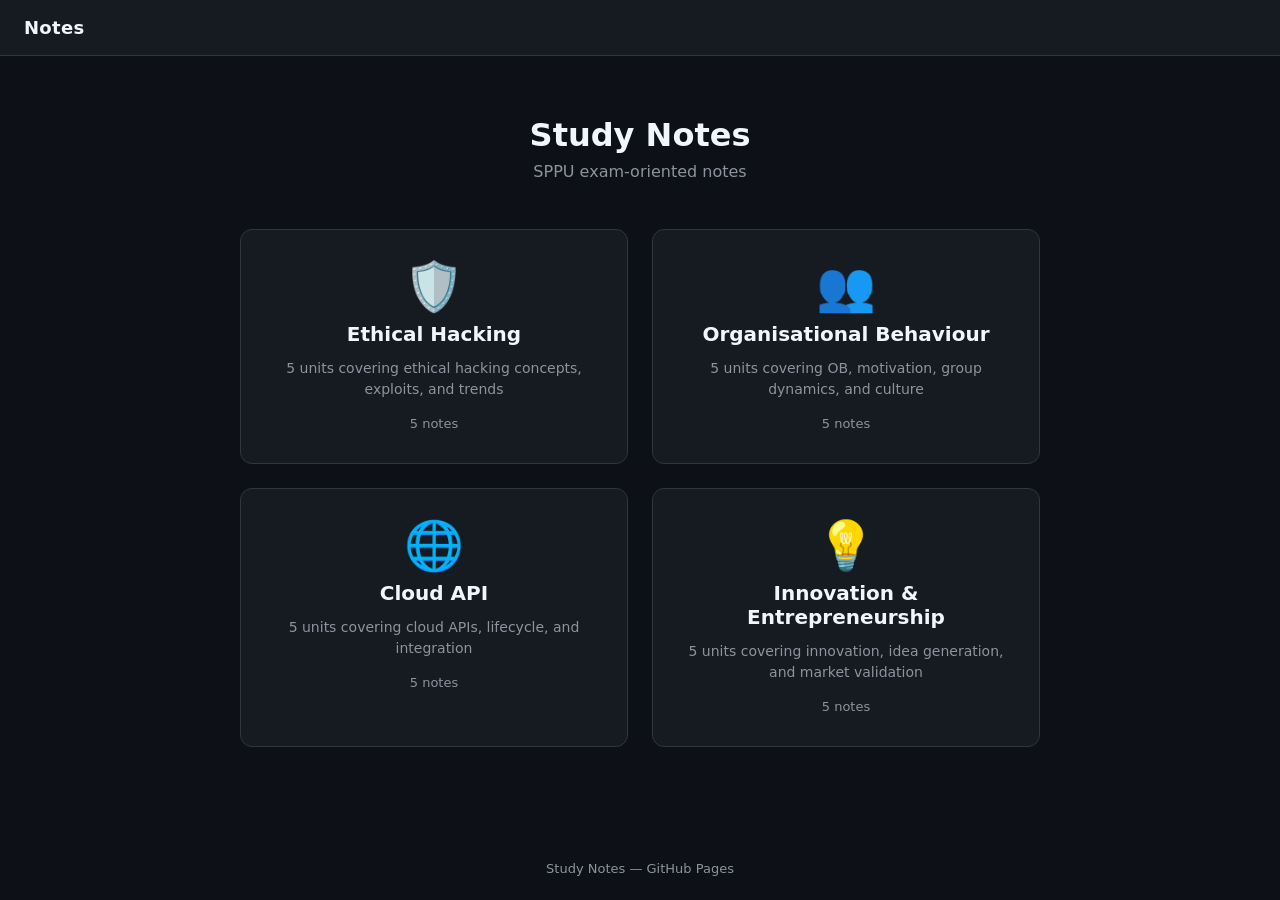
<file: docs/index.html>
<!DOCTYPE html>
<html lang="en">
<head>
<meta charset="UTF-8">
<meta name="viewport" content="width=device-width, initial-scale=1.0">
<title>Notes</title>
<style>
*{margin:0;padding:0;box-sizing:border-box}
body{background:#0d1117;color:#c9d1d9;font-family:'Segoe UI',system-ui,sans-serif;display:flex;flex-direction:column;min-height:100vh}
.navbar{background:#161b22;border-bottom:1px solid #30363d;padding:0 24px;display:flex;align-items:center;height:56px}
.navbar .brand{color:#f0f6fc;font-weight:700;font-size:18px;letter-spacing:.3px}
.navbar .brand span{color:#f85149}
.main{flex:1;display:flex;justify-content:center;padding:60px 24px}
.content{max-width:800px;width:100%}
h1{color:#f0f6fc;font-size:32px;margin-bottom:8px;text-align:center}
.subtitle{color:#8b949e;font-size:16px;text-align:center;margin-bottom:48px}
.cards{display:grid;grid-template-columns:1fr 1fr;gap:24px}
.card{background:#161b22;border:1px solid #30363d;border-radius:12px;padding:32px;text-align:center;text-decoration:none;transition:border .2s,transform .2s;display:flex;flex-direction:column;align-items:center;gap:12px}
.card:hover{border-color:#f85149;transform:translateY(-4px)}
.card .icon{font-size:48px;line-height:1}
.card .title{color:#f0f6fc;font-size:20px;font-weight:600}
.card .desc{color:#8b949e;font-size:14px;line-height:1.5}
.card .count{color:#8b949e;font-size:13px;margin-top:4px}
.footer{text-align:center;padding:24px;color:#8b949e;font-size:13px}
@media(max-width:768px){.cards{grid-template-columns:1fr;gap:16px}.main{padding:40px 16px}h1{font-size:28px}.subtitle{font-size:14px;margin-bottom:32px}.card{padding:24px 16px}.card .icon{font-size:36px}.card .title{font-size:18px}}
@media(max-width:380px){.navbar{padding:0 16px}h1{font-size:24px}.card{padding:20px 12px}}
</style>
</head>
<body>
<nav class="navbar">
  <div class="brand">Notes</div>
</nav>
<main class="main">
  <div class="content">
    <h1>Study Notes</h1>
    <p class="subtitle">SPPU exam-oriented notes</p>
    <div class="cards">
      <a class="card" href="ethicalNotes/">
        <div class="icon">🛡️</div>
        <div class="title">Ethical Hacking</div>
        <div class="desc">5 units covering ethical hacking concepts, exploits, and trends</div>
        <div class="count">5 notes</div>
      </a>
      <a class="card" href="OB/">
        <div class="icon">👥</div>
        <div class="title">Organisational Behaviour</div>
        <div class="desc">5 units covering OB, motivation, group dynamics, and culture</div>
        <div class="count">5 notes</div>
      </a>
      <a class="card" href="cloudApi/">
        <div class="icon">🌐</div>
        <div class="title">Cloud API</div>
        <div class="desc">5 units covering cloud APIs, lifecycle, and integration</div>
        <div class="count">5 notes</div>
      </a>
      <a class="card" href="IED/">
        <div class="icon">💡</div>
        <div class="title">Innovation &amp; Entrepreneurship</div>
        <div class="desc">5 units covering innovation, idea generation, and market validation</div>
        <div class="count">5 notes</div>
      </a>
    </div>
  </div>
</main>
<div class="footer">Study Notes &mdash; GitHub Pages</div>
</body>
</html>
</file>
